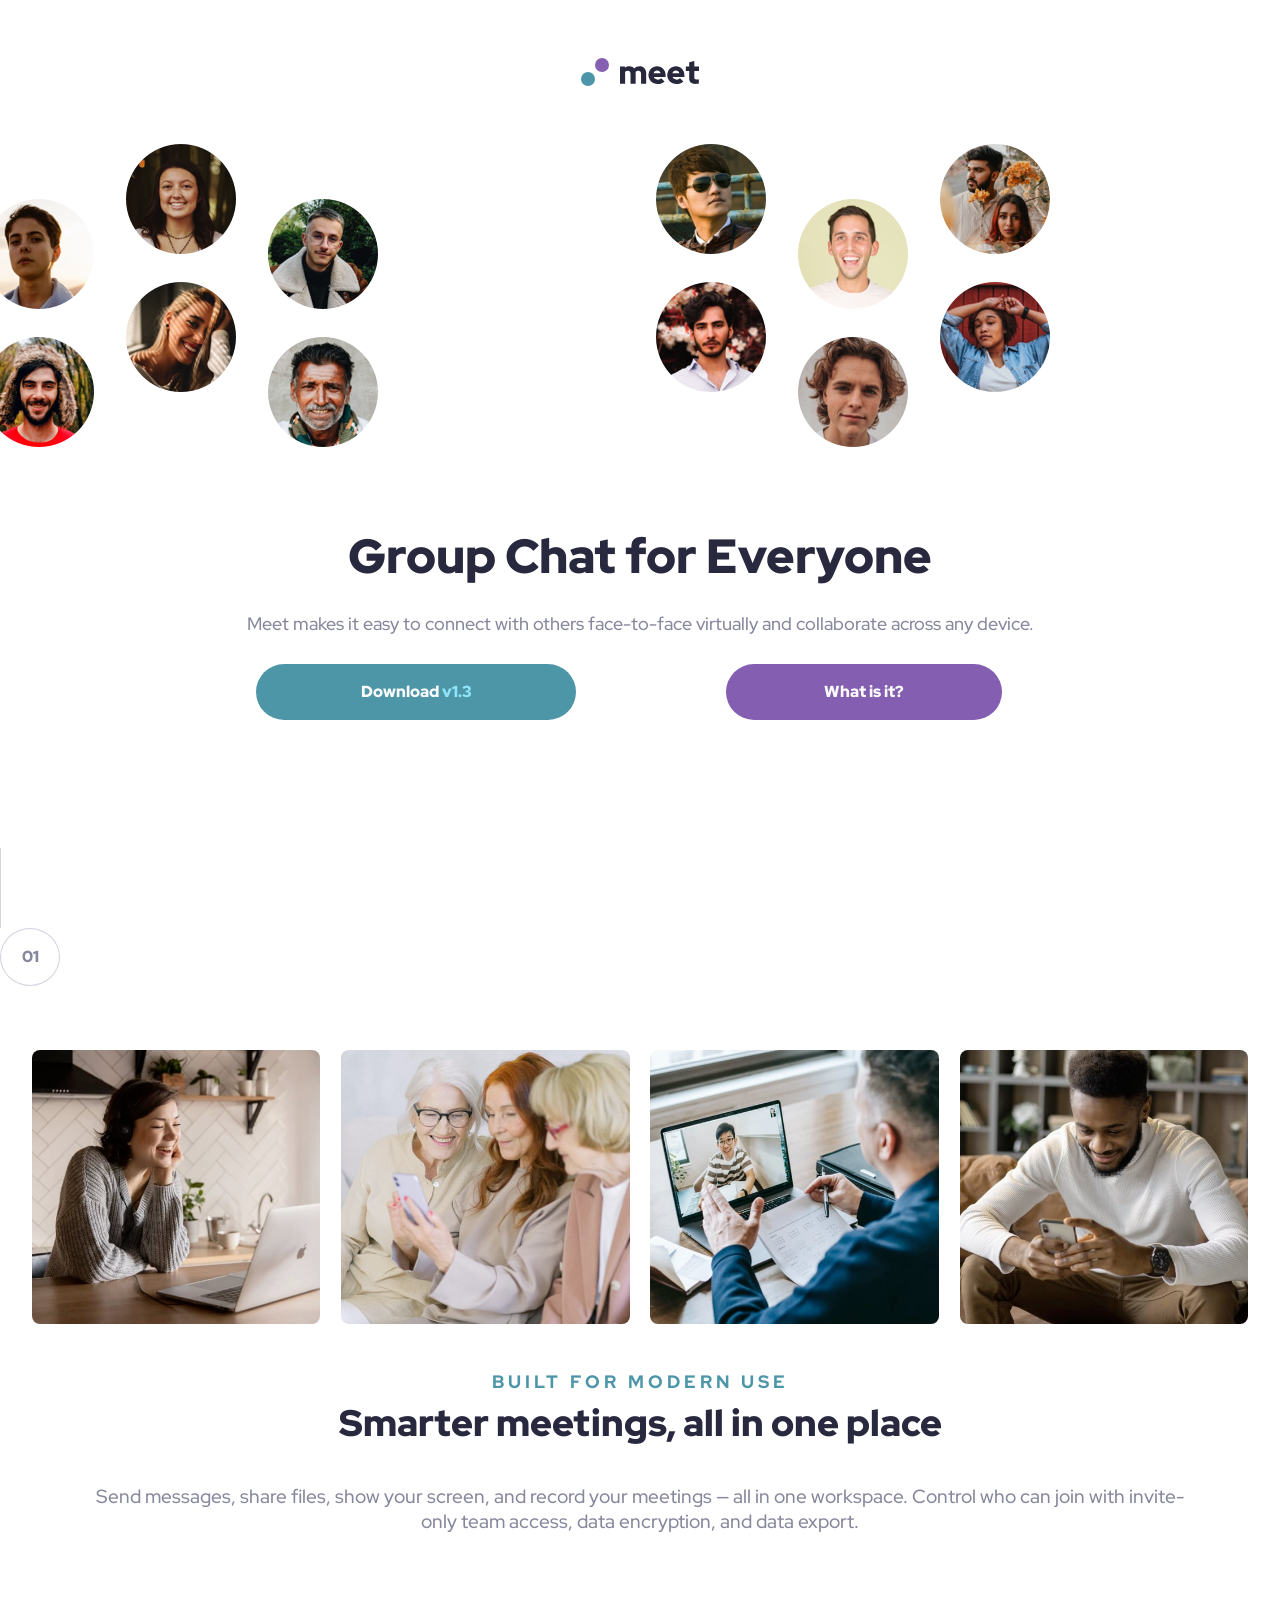
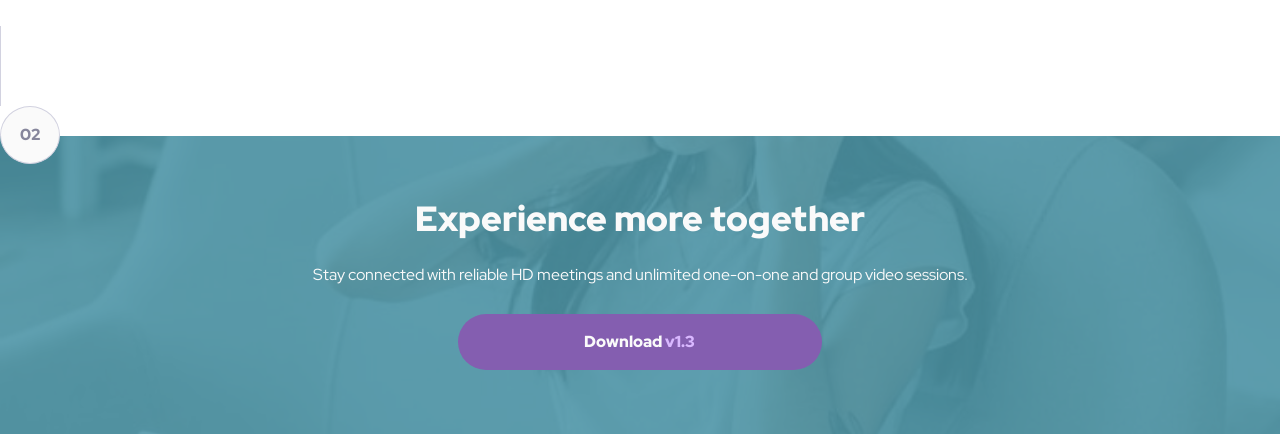
<file: index.html>
<!DOCTYPE html>
<html lang="en">

<head>
  <meta charset="UTF-8">
  <meta name="viewport" content="width=device-width, initial-scale=1.0">
  <link rel="icon" type="image/png" sizes="32x32" href="./assets/favicon-32x32.png">
  <title>Frontend Mentor | Meet landing page</title>

  <!-- Google Fonts -->
  <link rel="preconnect" href="https://fonts.googleapis.com">
  <link rel="preconnect" href="https://fonts.gstatic.com" crossorigin>
  <link
    href="https://fonts.googleapis.com/css2?family=Barlow+Semi+Condensed:ital,wght@0,100;0,200;0,300;0,400;0,500;0,600;0,700;0,800;0,900;1,100;1,200;1,300;1,400;1,500;1,600;1,700;1,800;1,900&family=Figtree:ital,wght@0,300..900;1,300..900&family=Inter:ital,opsz,wght@0,14..32,100..900;1,14..32,100..900&family=Montserrat:ital,wght@0,100..900;1,100..900&family=Outfit:wght@100..900&family=Poppins:ital,wght@0,100;0,200;0,300;0,400;0,500;0,600;0,700;0,800;0,900;1,100;1,200;1,300;1,400;1,500;1,600;1,700;1,800;1,900&family=Red+Hat+Display:ital,wght@0,300..900;1,300..900&family=Roboto:ital,wght@0,100..900;1,100..900&family=Young+Serif&display=swap"
    rel="stylesheet">

  <link rel="stylesheet" href="style.css">
</head>

<body>

  <header class="header">
    <img src="assets/logo.svg" class="header__logo" alt="Meet logo">
  </header>

  <main class="main">

    <section class="hero">
      <img src="assets/desktop/image-hero-left.png" class="hero__image hero__image--left"
        alt="Floating profile pictures of people">
      <img src="assets/desktop/image-hero-right.png" class="hero__image hero__image--right"
        alt="Floating profile pictures of people">

      <h1 class="hero__title">Group Chat for Everyone</h1>
      <p class="hero__description">
        Meet makes it easy to connect with others face-to-face virtually and collaborate across any device.
      </p>

      <button class="btn btn--download">Download <span>v1.3</span></button>
      <button class="btn btn--info">What is it?</button>
    </section>

    <section class="features">

      <figure class="vertical__line"></figure>
      <article class="product__section__numbers">
        <span>01</span>
      </article>

      <div class="features__grid">
        <img src="assets/desktop/image-woman-in-videocall.jpg" class="features__image" alt="Woman in a video call">
        <img src="assets/desktop/image-women-videochatting.jpg" class="features__image"
          alt="Three women in a video chat">
        <img src="assets/desktop/image-men-in-meeting.jpg" class="features__image" alt="Man in a meeting">
        <img src="assets/desktop/image-man-texting.jpg" class="features__image" alt="Man texting">
      </div>

      <div class="features__content">
        <h2 class="features__subtitle">BUILT FOR MODERN USE</h2>
        <h3 class="features__title">Smarter meetings, all in one place</h3>
        <p class="features__description">
          Send messages, share files, show your screen, and record your meetings — all in one workspace.
          Control who can join with invite-only team access, data encryption, and data export.
        </p>
      </div>
    </section>

  </main>

  <div class="second__line">
    <figure class="vertical__line"></figure>
    <article class="product__section__numbers">
      <span>02</span>
    </article>
  </div>

  <footer class="footer">
    <!-- <img src="assets/mobile/image-footer.jpg" class="footer__image"
      alt="Woman using a laptop while talking on the phone"> -->

    <h2 class="footer__title">Experience more together</h2>
    <p class="footer__description">
      Stay connected with reliable HD meetings and unlimited one-on-one and group video sessions.
    </p>

    <button class="btn btn--download">Download <span>v1.3</span></button>
  </footer>

</body>

</html>
</file>
<file: style.css>
:root {
	/* Colors */
	--clr-cyan-600: hsl(192, 37%, 48%);
	--clr-cyan-300: hsl(192, 90%, 77%);

	--clr-purple-600: hsl(268, 34%, 53%);
	--clr-purple-300: hsl(268, 100%, 86%);

	--clr-slate-900: hsl(240, 21%, 20%);
	--clr-slate-600: hsl(240, 10%, 57%);
	--clr-slate-300: hsl(240, 18%, 85%);

	--clr-white: #fafafa;

	/* Typography */
	--ff-primary: 'Red Hat Display', sans-serif;

	--fw-black: 900;
	--fw-medium: 500;

	--fs-900: 64px; /* Text Preset 1 */
	--fs-800: 40px; /* Text Preset 2 */
	--fs-700: 16px; /* Text Preset 3 */
	--fs-600: 18px; /* Text Preset 4 */
	--fs-500: 16px; /* Text Preset 5 */

	/* Line Heights */
	--lh-900: 110%;
	--lh-800: 110%;
	--lh-700: 110%;
	--lh-600: 110%;
	--lh-500: 150%;

	/* Letter Spacing */
	--ls-900: 0px;
	--ls-800: 0px;
	--ls-700: 4px;
	--ls-600: 0px;
	--ls-500: 0px;
}

/* CSS Reset */

/* 1. Use a more-intuitive box-sizing model */
*,
*::before,
*::after {
	box-sizing: border-box;
}

/* 2. Remove default margin */
* {
	margin: 0;
}

body {
	/* 3. Add accessible line-height */
	line-height: 1.5;
	/* 4. Improve text rendering */
	-webkit-font-smoothing: antialiased;
}

/* 5. Improve media defaults */
img,
picture,
video,
canvas,
svg {
	display: block;
	max-width: 100%;
}

/* 6. Inherit fonts for form controls */
input,
button,
textarea,
select {
	font: inherit;
}

/* 7. Avoid text overflows */
p,
h1,
h2,
h3,
h4,
h5,
h6 {
	overflow-wrap: break-word;
}

/* 8. Improve line wrapping */
p {
	text-wrap: pretty;
}
h1,
h2,
h3,
h4,
h5,
h6 {
	text-wrap: balance;
}

/*
    9. Create a root stacking context
  */
#root,
#__next {
	isolation: isolate;
}

/* General Styling */

body {
	font-family: var(--ff-primary);
}

.header {
	height: 9rem;
	display: flex;
	justify-content: center;
	align-items: center;
}

.hero {
	display: grid;
	grid-template-columns: 1fr 1fr;
	row-gap: 1.2rem;
}

.hero__image--left {
	position: relative;
	right: 1rem;
}

.hero__image--right {
	position: relative;
	left: 1rem;
}

.hero__title {
	margin-top: 2rem;
	grid-column: 1 / 3;
	text-align: center;
	justify-self: center;
	color: var(--clr-slate-900);
	font-size: var(--fs-800);
	font-weight: var(--fw-black);
	line-height: var(--lh-800);
}

.hero__description {
	grid-column: 1 / 3;
	text-align: center;
	justify-self: center;
	color: var(--clr-slate-600);
	font-weight: var(--fw-medium);
	font-size: var(--fs-600);
	padding: 0 1rem;
}

button {
	width: 50%;
	height: 3.5rem;
	justify-self: center;
	border-radius: 5rem;
	color: var(--clr-white);
	border: none;
	font-weight: var(--fw-black);
}

.btn.btn--download {
	grid-column: 1 / 3;
	display: block;
	background-color: var(--clr-cyan-600);
}

.btn.btn--download:hover {
	background-color: hsl(192, 64%, 63%);
	cursor: pointer;
}

.btn.btn--info {
	grid-column: 1 / 3;
	display: block;
	background-color: var(--clr-purple-600);
	width: 40%;
}

.btn span {
	color: var(--clr-cyan-300);
}

main .product__section__numbers {
	color: var(--clr-slate-600);
	justify-self: center;
	font-weight: var(--fw-black);
	border: 1.5px solid var(--clr-slate-300);
	padding: 1rem;
	border-radius: 100%;
	width: 3.75rem;
	text-align: center;
	margin-bottom: 4rem;
}

main .vertical__line {
	margin-top: 4rem;
	border-left: 1.5px solid var(--clr-slate-300);
	height: 5rem;
	bottom: 15rem;
	justify-self: center;
}

.second__line .product__section__numbers {
	color: var(--clr-slate-600);
	justify-self: center;
	font-weight: var(--fw-black);
	border: 1.5px solid var(--clr-slate-300);
	padding: 1rem;
	border-radius: 100%;
	width: 3.75rem;
	text-align: center;
	position: relative;
	top: 1.75rem;
	z-index: 2;
	background-color: var(--clr-white);
}

.second__line .vertical__line {
	margin-top: 4rem;
	border-left: 1.5px solid var(--clr-slate-300);
	height: 5rem;
	bottom: 15rem;
	justify-self: center;
	z-index: 2;
	position: relative;
	top: 1.75rem;
}

.features__grid {
	display: grid;
	grid-template-rows: 1fr 1fr;
	grid-template-columns: 1fr 1fr;
	gap: 1rem;
	margin: 3rem 2rem;
}

.features__image {
	border-radius: 0.5rem;
}

.features__content {
	text-align: center;
}

.features__subtitle {
	color: var(--clr-cyan-600);
	font-size: var(--fs-700);
	line-height: var(--lh-700);
	letter-spacing: var(--ls-700);
	font-weight: 800;
}

.features__title {
	margin: 0.75rem 0 2.5rem 0;
	font-size: 2rem;
	line-height: var(--lh-800);
	letter-spacing: var(--ls-800);
	font-weight: var(--fw-black);
	color: var(--clr-slate-900);
}

.features__description {
	color: var(--clr-slate-600);
	font-weight: var(--fw-medium);
	font-size: 1rem;
	padding: 0 2rem;
	margin-bottom: 3rem;
}

.footer {
	background-image: url(assets/mobile/image-footer.jpg);
	background-position: center;
	background-size: cover;
	display: flex;
	flex-direction: column;
	justify-content: center;
	align-items: center;
	text-align: center;
	padding: 0 2rem;
	position: relative;
}

.footer::before {
	content: '';
	position: absolute;
	top: 0;
	left: 0;
	right: 0;
	bottom: 0;
	background-color: hsla(192, 37%, 48%, 0.877);
	z-index: 1;
}

.footer__title {
	color: var(--clr-white);
	font-weight: var(--fw-black);
	font-size: 2rem;
	line-height: var(--lh-800);
	margin: 5rem 0 1rem;
	z-index: 1;
}

.footer__description {
	color: var(--clr-white);
	margin-bottom: 1.5rem;
	z-index: 1;
}

footer .btn.btn--download {
	background-color: var(--clr-purple-600);
	margin-bottom: 4rem;
	z-index: 1;
	width: 60%;
}

footer .btn.btn--download:hover {
	background-color: hsl(268, 63%, 75%);
	cursor: pointer;
}

footer .btn.btn--download span {
	color: var(--clr-purple-300);
}

/* Media Queries */

@media (min-width: 770px) {
	body {
		overflow-x: hidden;
	}

	.hero__title {
		padding: 2rem 15rem 0.5rem;
		font-size: 3rem;
	}

	.hero__description {
		padding: 0 10rem 0.5rem;
	}

	.btn.btn--download {
		width: 50%;
		grid-column-start: 1;
		grid-column-end: 2;
		margin-left: 12rem;
	}

	.btn.btn--info {
		width: 43%;
		grid-column-start: 2;
		margin-right: 12rem;
		margin-bottom: 4rem;
	}

	.features__grid {
		grid-template-columns: 1fr 1fr 1fr 1fr;
		grid-template-rows: 1fr;
		gap: 1.3rem;
	}

	.features__subtitle {
		font-size: 1.1rem;
	}

	.features__title {
		font-size: 2.3rem;
		padding: 0 5.5rem;
	}

	.features__description {
		font-size: 1.2rem;
		padding: 0 5rem;
		line-height: 130%;
	}

	.footer {
		background-image: url(assets/tablet/image-footer.jpg);
	}

	.footer__title {
		margin: 4rem 0 1.5rem;
		font-size: 2.2rem;
	}

	.footer__description {
		padding: 0 6rem;
		margin-bottom: 1.7rem;
	}

	footer .btn.btn--download {
		width: 30%;
		margin: 0 auto 4rem;
	}
}

@media (min-width: 1440px) {
	.hero {
		grid-template-columns: 1fr 0.5fr 0.5fr 1fr;
		grid-template-rows: 1fr 0.2fr 1fr;
	}

	.hero__image--left {
		grid-column-start: 1;
		grid-column-end: 2;
		grid-row-start: 1;
		grid-row-end: 4;
	}

	.hero__image--right {
		grid-column-start: 4;
		grid-column-end: 5;
		grid-row-start: 1;
		grid-row-end: 4;
		left: 5rem;
	}

	.hero__title {
		grid-column-start: 2;
		grid-column-end: 4;
		grid-row-start: 1;
		grid-row-end: 2;

		font-size: var(--fs-900);
		margin-top: 0;
		padding: 2rem 0 0;
		margin-bottom: 0.5rem;
	}

	.hero__description {
		grid-column-start: 2;
		grid-column-end: 4;
		grid-row-start: 2;
		grid-row-end: 3;

		padding: 0 2rem;
	}

	.btn.btn--download {
		grid-column-start: 2;
		grid-column-end: 3;
		grid-row-start: 3;
		grid-row-end: 4;

		margin-left: 3.8rem;
		width: 80%;
	}

	.btn.btn--info {
		grid-column-start: 3;
		grid-column-end: 4;
		grid-row-start: 3;
		grid-row-end: 4;

		margin-right: 3.8rem;
		width: 60%;
	}

	main .vertical__line {
		margin-top: 0rem;
	}

	.features__grid {
		margin: 3.5rem 10rem;
		gap: 2rem;
	}

	.features__subtitle {
		letter-spacing: 3px;
	}

	.features__title {
		padding: 0 30rem;
		margin-bottom: 1.7rem;
	}

	.features__description {
		padding: 0 30rem;
		font-size: 1.1rem;
	}

	.footer {
		background-image: url(assets/desktop/image-footer.jpg);
		display: grid;
		grid-template-columns: 1fr 1fr 1fr;
		height: 20rem;
		text-align: left;
		align-items: center;
		padding: 0;
	}

	.footer__title {
		font-size: 2.5rem;
		grid-column-start: 1;
		grid-column-end: 2;
		margin: 0;
		margin-left: 8rem;
	}

	.footer__description {
		font-size: 1.2rem;
		grid-column-start: 2;
		grid-column-end: 3;
		margin: 0;
		padding: 0;
		margin-left: 10rem;
	}

	footer .btn.btn--download {
		grid-column-start: 3;
		grid-column-end: 4;
		margin: 0;
		grid-row: 1;
		width: 38%;
	}
}
</file>
